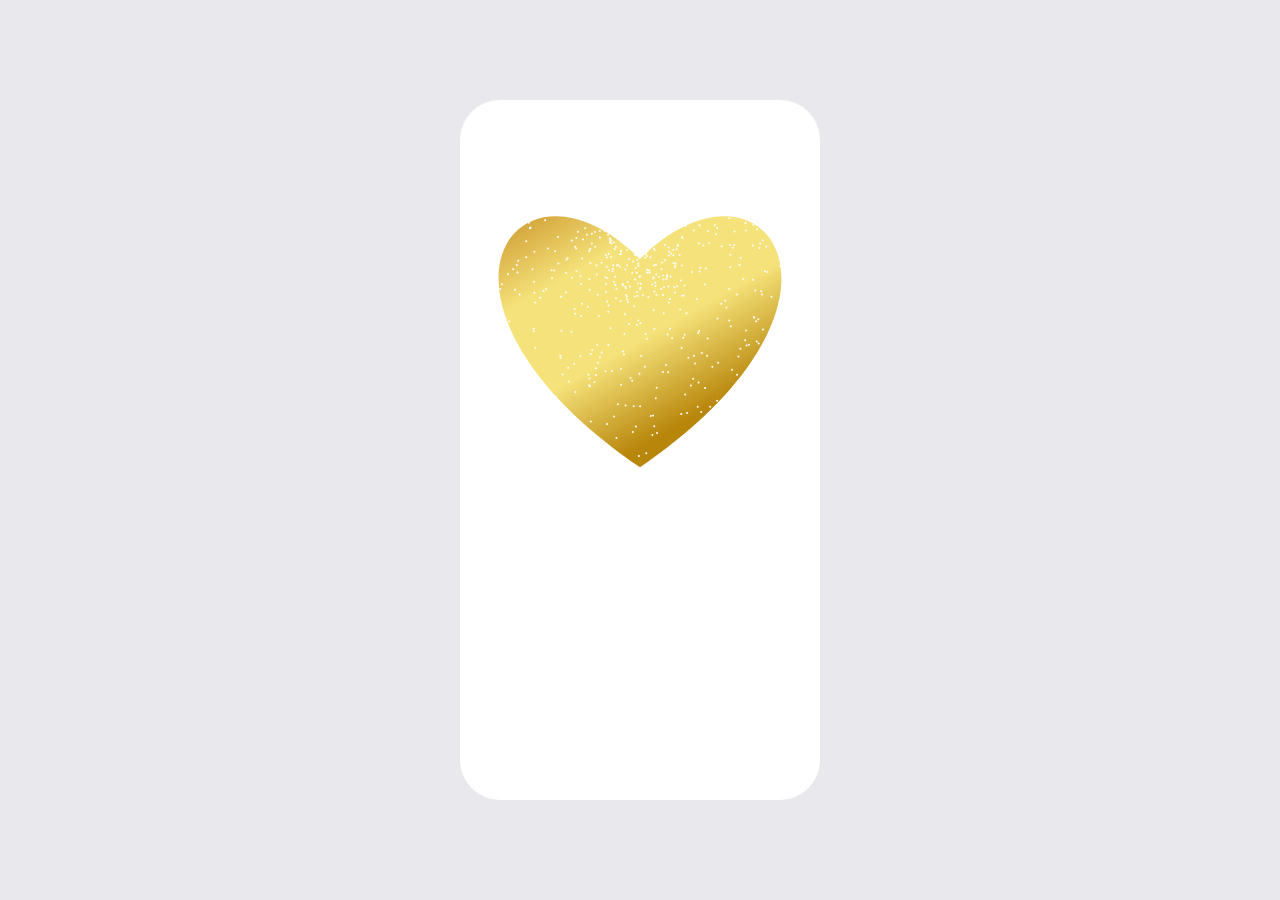
<file: t/index.html>
<!DOCTYPE html>
<html lang="hy">
<head>
<meta charset="UTF-8">
<meta name="viewport" content="width=device-width, initial-scale=1.0">
<title>Scratch Heart</title>

<style>
*{
    margin:0;
    padding:0;
    box-sizing:border-box;
}

body{
    height:100vh;
    display:flex;
    justify-content:center;
    align-items:center;
    background:#e9e9ed;
    font-family: "Segoe UI", sans-serif;
}

.container{
    width:360px;
    height:700px;
    background:#fff;
    border-radius:40px;
    text-align:center;
    padding-top:60px;
    position:relative;
    overflow:hidden;
}

.title{
    font-size:28px;
    letter-spacing:2px;
    margin-bottom:40px;

    background: linear-gradient(
        135deg,
        #b8860b 0%,
        #d4af37 40%,
        #f5e27a 60%,
        #c99228 100%
    );

    -webkit-background-clip: text;
    -webkit-text-fill-color: transparent;
}

.heart-wrapper{
    position:relative;
    width:350px;
    height:400px;
    margin:0 auto;
}

canvas{
    width:100%;
    height:100%;
    position:absolute;
    left:0;
    top:0;
    cursor:pointer;
}

.hidden-text{
    position:absolute;
    top:45%;
    left:50%;
    transform:translate(-50%,-50%);
    text-align:center;
    font-size:22px;
    letter-spacing:3px;
    color:#333;
}

.names{
    position:absolute;
    bottom:100px;
    width:100%;
    font-size:18px;
    color:#666;
    letter-spacing:2px;
}
.names p{
    font-size:14px; 
    margin-top: 25px;
    color: #d3d3d3;
}
</style>
</head>

<body>

<div class="container">

    <!-- <div class="title">
        ՀԱՐՍԱՆԵԿԱՆ ՀՐԱՎԻՐԱՏՈՄՍ
    </div> -->

    <div class="heart-wrapper">

        <div class="hidden-text">
            15.11.26 <br>
            <strong>SAVE<br>THE DATE</strong>
        </div>

        <canvas id="scratchCanvas"></canvas>

    </div>

    <!-- <div class="names">
        ԱՐԹՈՒՐ & ԼԻԼԻԹ
        <p>ՋՆՋԵՔ ՍԻՐՏԸ ⬆</p>
    </div> -->

</div>

<script>
const canvas = document.getElementById("scratchCanvas");
const ctx = canvas.getContext("2d");

let isDrawing = false;

function drawSparkles(x, y){

    let count = 700;

    for(let i = 0; i < count; i++){

        // ֆիքսված անկանոն անկյուն
        let angle = i * 2.399963; // golden angle ռադիաններով

        // անկանոն բայց հաստատուն ուժ
        let power = (i * i % 97) * 2;

        // աղավաղում deterministic
        let distortionX = Math.sin(i * 12.9898) * 30;
        let distortionY = Math.cos(i * 78.233) * 30;

        let sparkleX = x + Math.cos(angle) * power + distortionX;
        let sparkleY = y + Math.sin(angle) * power + distortionY;

        ctx.beginPath();
        ctx.arc(sparkleX, sparkleY, 1, 0, Math.PI * 2);

        ctx.fillStyle = "white";
        ctx.fill();
    }
}

/* ---------- Resize Canvas ---------- */
function resizeCanvas(){
    const rect = canvas.parentElement.getBoundingClientRect();

    canvas.width = rect.width;
    canvas.height = rect.height;

    drawHeart();
}

window.addEventListener("resize", resizeCanvas);
resizeCanvas();



/* ---------- Draw Heart ---------- */
function drawHeart(){

    ctx.clearRect(0,0,canvas.width,canvas.height);

    let w = canvas.width;
    let h = canvas.height;

    let gradient = ctx.createLinearGradient(120,0,w,h);
    // gradient.addColorStop(0.8, "#c99228");   // շատ բաց ոսկեգույն
    gradient.addColorStop(0.6, "#b8860b"); // gold
    gradient.addColorStop(0.4, "#f5e27a"); // gold
    gradient.addColorStop(0.2, "#f5e27a"); // gold
    gradient.addColorStop(0, "#c99228"); // խոր ոսկեգույն

    

    ctx.fillStyle = gradient;

    ctx.beginPath();

    let x = w / 2;
    let y = 220 * 0.45;
    let size = w * 0.35;

    ctx.moveTo(x, y);

    ctx.bezierCurveTo(
        x - size, y - size,
        x - size * 2, y + size / 3,
        x, y + size * 1.7
    );

    ctx.bezierCurveTo(
        x + size * 2, y + size / 3,
        x + size, y - size,
        x, y
    );

    ctx.fill();
    drawSparkles(x, y, size);
}

/* ---------- Scratch ---------- */
function scratch(x,y){
    ctx.globalCompositeOperation = "destination-out";

    ctx.beginPath();
    ctx.arc(x,y,20,0,Math.PI*2);
    ctx.fill();
}

/* ---------- Mouse ---------- */
canvas.addEventListener("mousedown", ()=> isDrawing = true);
canvas.addEventListener("mouseup", ()=> isDrawing = false);
canvas.addEventListener("mouseleave", ()=> isDrawing = false);

canvas.addEventListener("mousemove", function(e){
    if(!isDrawing) return;

    const rect = canvas.getBoundingClientRect();

    scratch(
        e.clientX - rect.left,
        e.clientY - rect.top
    );
});

/* ---------- Mobile Touch ---------- */
canvas.addEventListener("touchstart", function(e){
    e.preventDefault();
    isDrawing = true;
});

canvas.addEventListener("touchend", ()=> isDrawing = false);

canvas.addEventListener("touchmove", function(e){
    e.preventDefault();

    if(!isDrawing) return;

    const rect = canvas.getBoundingClientRect();
    const touch = e.touches[0];

    scratch(
        touch.clientX - rect.left,
        touch.clientY - rect.top
    );
});
</script>

</body>
</html>
</file>
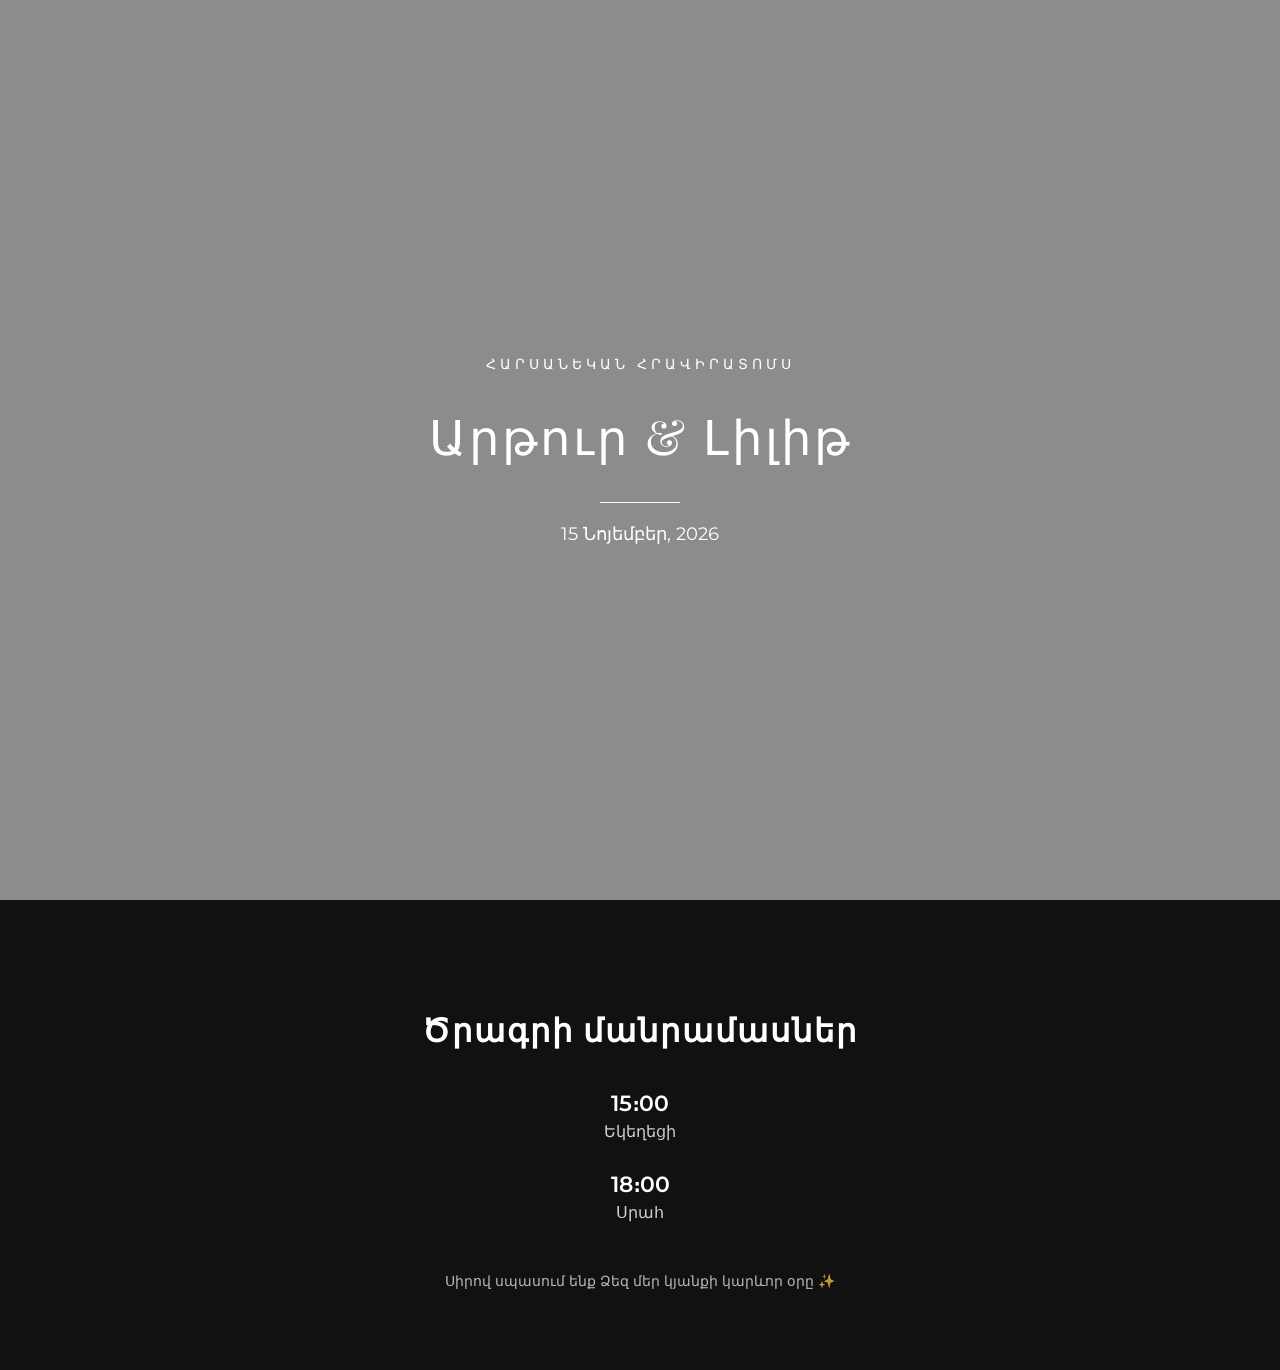
<file: index copy.html>
<!DOCTYPE html>
<html lang="hy">
<head>
<meta charset="UTF-8">
<meta name="viewport" content="width=device-width, initial-scale=1.0">
<title>Արթուր & Լիլիթ</title>

<link href="https://fonts.googleapis.com/css2?family=Montserrat:wght@300;400;600&family=Playfair+Display:wght@400;600&display=swap" rel="stylesheet">

<style>
* {
  box-sizing: border-box;
}

body {
  margin: 0;
  font-family: 'Montserrat', sans-serif;
  color: #fff;
}

/* HERO */
.hero {
  min-height: 100vh;
  background: url("https://images.unsplash.com/photo-1529634898324-4ce5b1a45f06") center/cover no-repeat;
  position: relative;
}

.hero::after {
  content: "";
  position: absolute;
  inset: 0;
  background: rgba(0,0,0,0.45);
}

.hero-content {
  position: relative;
  z-index: 2;
  min-height: 100vh;
  display: flex;
  flex-direction: column;
  justify-content: center;
  align-items: center;
  text-align: center;
  padding: 20px;
}

.names {
  font-family: 'Playfair Display', serif;
  font-size: 48px;
  letter-spacing: 3px;
  margin-bottom: 15px;
}

.line {
  width: 80px;
  height: 1px;
  background: #fff;
  margin: 20px 0;
}

.subtitle {
  font-size: 14px;
  letter-spacing: 4px;
  text-transform: uppercase;
  margin-bottom: 30px;
}

.date {
  font-size: 18px;
}

/* SECTION */
.section {
  background: #111;
  padding: 80px 20px;
  text-align: center;
}

.section h2 {
  font-family: 'Playfair Display', serif;
  font-size: 32px;
  margin-bottom: 40px;
  letter-spacing: 2px;
}

.event {
  margin-bottom: 30px;
}

.time {
  font-size: 22px;
  font-weight: 600;
}

.place {
  font-size: 16px;
  opacity: 0.8;
  margin-top: 5px;
}

.footer {
  font-size: 14px;
  opacity: 0.7;
  margin-top: 50px;
}

@media (max-width: 600px) {
  .names {
    font-size: 36px;
  }
}
</style>
</head>

<body>

<!-- HERO -->
<section class="hero">
  <div class="hero-content">
    <div class="subtitle">Հարսանեկան հրավիրատոմս</div>
    <div class="names">Արթուր & Լիլիթ</div>
    <div class="line"></div>
    <div class="date">15 Նոյեմբեր, 2026</div>
  </div>
</section>

<!-- DETAILS -->
<section class="section">
  <h2>Ծրագրի մանրամասներ</h2>

  <div class="event">
    <div class="time">15։00</div>
    <div class="place">Եկեղեցի</div>
  </div>

  <div class="event">
    <div class="time">18։00</div>
    <div class="place">Սրահ</div>
  </div>

  <div class="footer">
    Սիրով սպասում ենք Ձեզ մեր կյանքի կարևոր օրը ✨
  </div>
</section>

</body>
</html>
</file>
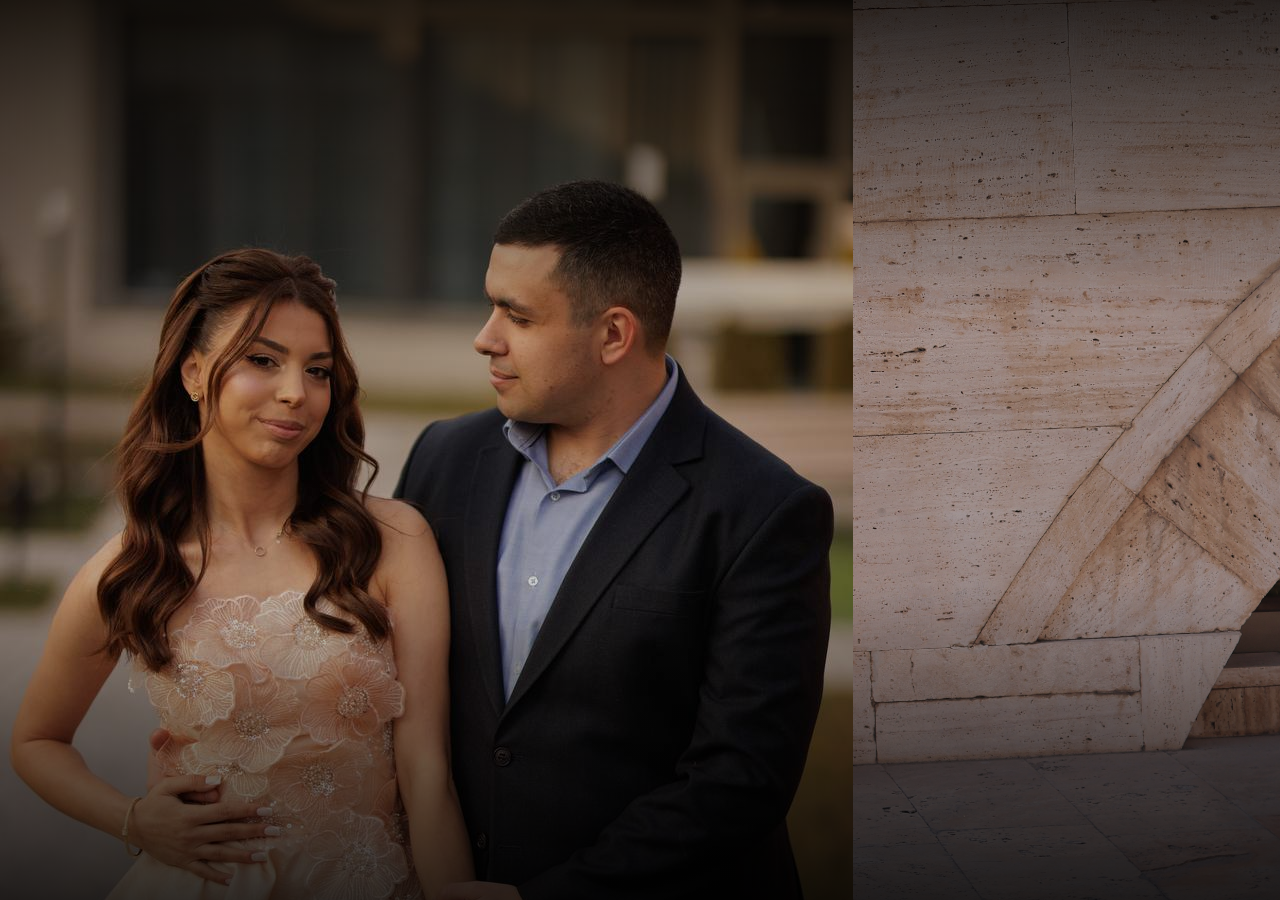
<file: new.html>
<!DOCTYPE html>
<html lang="hy">
    <head>
        <meta charset="UTF-8">
        <meta name="viewport" content="width=device-width, initial-scale=1.0">
        <title>Scratch Heart</title>
        
        <link rel="stylesheet" href="style.css">
    </head>
    <body>
        <div class="main-content"> 
            <!-- section 1 -->
            <section id="section1" class="section1">
                <img src="./img10.jpg" alt="">
            </section>

        </div>
    </body>
</html>
</file>
<file: style.css>
@font-face {
    font-family: "ArmenianDecorativeU";
    src: url("font/ArmenianDecorativeU-RegularItalic.ttf") format("truetype");
    font-weight: normal;
    font-style: normal;
    font-display: swap;
    /* font-family: "ArmenianDecorativeU", sans-serif; */
}

@font-face {
    font-family: "SloopScriptMediumOne";
    src: url("font/SloopScriptMediumOne-Regular.ttf") format("truetype");
    font-weight: normal;
    font-style: normal;
    font-display: swap;
}

@font-face {
    font-family: "Montserratarm";
    src: url("font/Montserratarm-Regular.otf") format("opentype");
    font-weight: normal;
    font-style: normal;
    font-display: swap;
}

@font-face {
    font-family: "AbrilFatface";
    src: url("font/AbrilFatface-Regular.ttf") format("truetype");
    font-weight: normal;
    font-style: normal;
    font-display: swap;
}

@font-face {
    font-family: "YesevaOne";
    src: url("font/YesevaOne-Regular.ttf") format("truetype");
    font-weight: normal;
    font-style: normal;
    font-display: swap;
}

@font-face {
    font-family: "NotoSansArmenian_ExtraCondensed";
    src: url("font/NotoSansArmenian_ExtraCondensed-Regular.ttf") format("truetype");
    font-weight: normal;
    font-style: normal;
    font-display: swap;
}

* {
    box-sizing: border-box;
}

html,
body{
    margin: 0;
    padding: 0;
    box-sizing: border-box;
}

.section1 {
    position: relative;
    width: 100%;
    height: calc(var(--vh, 1vh) * 100);
    color: white;
    overflow: hidden;
    background: url("Artur_Lilit.jpg") center center / cover no-repeat;
}

.section1::after {
    content: "";
    position: absolute;
    inset: 0;
    z-index: 1;
    background: linear-gradient(180deg, rgb(0 0 0 / 80%) 0%, rgb(0 0 0 / 20%) 35%, rgb(0 0 0 / 20%) 65%, rgba(0, 0, 0, 0.8) 100%);
}

.section1_content {
    position: absolute;
    inset: 0;
    display: flex;
    flex-direction: column;
    align-items: center;
    color: white;
    z-index: 10;
}

.couple_names {
    margin-top: 3.75rem;
    display: flex;
    align-items: center;
    gap: 14px;
    font-family: "ArmenianDecorativeU", sans-serif;
    font-weight: 500;
    opacity: 0;
    animation: textAppear 1.2s ease-out 0.2s forwards;
    font-size: 3rem;
    text-align: center;
    line-height: 1.25;
}

.heart-line {
    margin-top: 1.25rem;
    display: flex;
    align-items: center;
    gap: 10px;
    opacity: 0;
    animation: textAppear 1s ease-out 0.6s forwards;
}

.heart-line span {
    width: 55px;
    height: 1px;
    background: rgb(166 161 161);
}

.heart-line i {
    font-size: 21px;
    font-style: normal;
    color: #ddd;
}

.section1__footer {
    position: absolute;
    bottom: 3.75rem;
    left: 50%;
    transform: translateX(-50%);
    z-index: 2;
    display: flex;
    flex-direction: column;
    gap: 1.25rem;
}

.section1__footer p {
    margin: 0;
}

.save-date {
    font-size: 4rem;
    text-align: center;
    line-height: 4.375rem;
    /* transform: translateY(-50%) scale(0.25); */
    font-family: "SloopScriptMediumOne", sans-serif;
    font-style: italic;
    white-space: nowrap;
    opacity: 0;
    animation: saveDateAnimation 1.4s cubic-bezier(.17,.67,.25,1.25) 0.8s forwards;
}

.section1__date {
    display: flex;
    align-items: center;
    justify-content: center;
    gap: 0.875rem;
    font-family: "YesevaOne", sans-serif;
    opacity: 0;
    animation: dateAnimation 1.4s cubic-bezier(.17,.67,.25,1.25) 1s forwards;
}

.section1__month, .section1__year {
    width: 8.75rem;
    padding: 0.3125rem 0;
    border-top: 1px solid #f9ecec66;
    border-bottom: 1px solid #f9ecec66;
    font-family: "AbrilFatface", sans-serif;
}

.section1__month p , .section1__year p {
    font-size: 2.25rem;
    text-align: center;
    line-height: 3rem;
    font-family: "AbrilFatface", sans-serif;
}

.section1__day {
    font-size: 5rem;
    line-height: 5rem;
}

@keyframes textAppear {
    0% {
        opacity: 0;
        transform: scale(0.5);
    }
    60% {
        opacity: 1;
        transform: scale(1.08);
    }
    100% {
        opacity: 1;
        transform: scale(1);
    }
}


@keyframes saveDateAnimation {
    0% {
        opacity: 0;
        transform: scale(0.2);
    }
    60% {
        opacity: 1;
        transform: scale(1.12);
    }
    80% {
        transform: scale(0.96);
    }
    100% {
        opacity: 1;
        transform: scale(1);
    }
}


@keyframes dateAnimation {
    0% {
        opacity: 0;
        transform: scale(0.2);
    }
    60% {
        opacity: 1;
        transform: scale(1.12);
    }
    80% {
        transform: scale(0.96);
    }
    100% {
        opacity: 1;
        transform: scale(1);
    }
}


/* =========================
   SECTION 2
========================= */

.section2 {
    position: relative;
    width: 100%;
    padding: 60px 0;
    background:
      radial-gradient(
          ellipse at 50% 20%,
          rgba(255, 255, 255, 0.95) 0%,
          rgba(247, 245, 238, 0.92) 45%,
          rgba(239, 237, 228, 0.88) 100%
      );
    overflow: hidden;
    display: flex;
    justify-content: center;
}

.section2__content, .section4__content {
    width: 100%;
    max-width: 650px;
    display: flex;
    flex-direction: column;
    align-items: center;
    padding-top: 0.5rem;
}

.section4__content {
    padding-top: 60px;
}

.section2__title, .section4__title {
    margin: 0;
    font-family: "YesevaOne", serif;
    font-size: 2rem;
    font-weight: 400;
    line-height: 1.3;
    text-align: center;
    color: #302117;
}

.animate-on-scroll {
    opacity: 0;
}

.section2__title.show{
    animation: textAppear 1.2s ease-out 0.2s forwards;
}

.section2__calendar-title.show{
    animation: textAppear 1.2s ease-out 0.4s forwards;
}

/* .section2__text {
    max-width: 500px;
    margin: 1.7rem 0 0;
    font-family: "YesevaOne", sans-serif;
    font-size: 1.2rem;
    font-weight: normal;
    line-height: 1.7;
    text-align: center;
    color: #444;
} */

.section2__text,
.section4__text {
    width: 100%;
    max-width: 400px;
    margin: 25px 0 0;
    font-family: "Montserrat", sans-serif;
    font-size: 1rem;
    font-weight: 400;
    line-height: 1.9;
    text-align: center;
    color: #66584d;
}

.section2__calendar {
    margin-top: 3.1rem;
    display: flex;
    flex-direction: column;
    align-items: center;
}

.section2__calendar-title {
    font-family: "YesevaOne", serif;
    font-size: 1.85rem;
    line-height: 1.2;
    color: #333;
    margin-top: 1.5rem;
    margin-bottom: 1rem;
}

.section2__days {
    display: flex;
    align-items: center;
    justify-content: center;
    /* gap: 0.85rem; */
    gap: 1.3rem;
}

.w-45 {
    width: 45px;
    height: 45px;
    font-size: 1.2rem;
    border: 1px solid #ded9d57d;
}

.w-50 {
    width: 50px;
    height: 50px;
    font-size: 1.4rem;
    border: 1px solid #ded9d5;
}

.section2__days > span {
    position: relative;
    display: flex;
    align-items: center;
    justify-content: center;
    border-radius: 3px;
    color: #777;
    font-family: "YesevaOne", sans-serif;
}

.section2__days .active {
    width: 54px;
    height: 61px;
    position: relative;
    display: flex;
    align-items: center;
    justify-content: center;
    border: none;
}

.section2__days .active svg {
    position: absolute;
    width: 65px;
    height: 75px;
    top: -6px;
    left: -6px;
    fill: #C0B0A0;
}

.section2__days .active b {
    position: relative;
    z-index: 2;
    color: #fff;
    font-size: 1.7rem;
    font-weight: normal;
}

.section2__image-wrapper {
    position: relative;
    width: 300px;
    height: 410px;
    margin-top: 4.8rem;
}

.section2__image-back {
    position: absolute;
    width: 270px;
    height: 370px;
    top: 7px;
    left: 14px;
    background: #8a8c8a57;
    border-radius: 12px;
    /* transform: rotate(-15deg); */
    opacity: 0;
}

.section2__image-back.show {
    animation: rotateAppear 1.2s ease-out 0.6s forwards;
}

@keyframes rotateAppear {
    from {
        opacity: 0;
        transform: rotate(10deg) scale(0.95);
    }

    70% {
        transform: rotate(-18deg) scale(1.02);
    }

    to {
        opacity: 1;
        transform: rotate(-15deg) scale(1);
    }
}



.section2__image {
    position: absolute;
    width: 300px;
    height: 370px;
    top: 10px;
    left: 0;
    object-fit: cover;
    border-radius: 14px;
    display: block;
    opacity: 0;
}

.section2__image.show {
    animation: rotateReversAppear 1.2s ease-out forwards;
}

@keyframes rotateReversAppear {
    from {
        opacity: 0;
        transform: rotate(-8deg) scale(0.95);
    }

    70% {
        transform: rotate(-4deg) scale(1.02);
    }

    to {
        opacity: 1;
        transform: rotate(0deg) scale(1);
    }
}

/* =========================
   SECTION 3
========================= */

/* =========================
   STICKY
========================= */
.car-sticky {
    position: sticky;
    top: 0;
    width: 100%;
    /* hetberel */
    /* height: 100vh; */
    overflow: hidden;
    background: #C0B0A0;
    color: #f2f2f2;
}
/* =========================
   TEXT
========================= */
.car-content {
    /* position: absolute;
    left: 50%;
    top: 50%;
    transform: translate(-50%, -50%);
    z-index: 1;
    text-align: center; */
    display: flex;
    justify-content: center;
    flex-direction: column;
    align-content: center;
    align-items: center;
    margin: 40px auto;
}
.car-content h1 {
    font-size: 48px;
    line-height: 1.2;
    margin-bottom: 10px;
    color: #F8F5F0;
    font-family: "NotoSansArmenian_ExtraCondensed", sans-serif;
}
.subtitle {
    font-size: 20px;
    margin-bottom: 30px;
    font-family: "ArmenianDecorativeU", sans-serif;
}
/* =========================
   EVENT
========================= */
.event {
    display: flex;
    flex-direction: column;
    align-items: center;
    align-content: center;
    text-align: center;
    margin: 20px 0px;
}
.heart {
    font-size: 25px;
    color: #B88A3B;
}
.event_image {
    width: 100px;
    height: auto;
    margin: 12px auto 8px;
    display: block;
}
.church_image, .location_image {
    width: 350px;
}
.time {
  display: block;
  font-weight: bold;
  font-size: 1.5rem; 
  margin: 5px 0;
}
.event h2 {
  font-size: 30px;
  margin-bottom: 12px;
  font-family: "ArmenianDecorativeU", sans-serif;
}
.event p {
    font-size: 17px;
    line-height: 1.7;
    color: #f2f2f2;
    margin: 5px;
}
.event a {
    color: #f2f2f2;
}
.btn_map {
    width: 200px; 
    height: 50px; 
    background-color: black; 
    color: white; 
    border-radius: 30px; 
    font-size: 1rem; 
    margin:10px 0;
}
/* =========================
   CAR
========================= */
.car {
  position: absolute;
  width: 510px;
  left: 50%;
  top: 50%;
  z-index: 10;
  will-change: transform;
  transform: translate3d(-50%, -50%, 0);
  pointer-events: none;
  backface-visibility: hidden;
  -webkit-backface-visibility: hidden;
}

/* section 4 */
.section4 {
    position: relative;
    width: 100%;
    background:
      radial-gradient(
          ellipse at 50% 20%,
          rgba(255, 255, 255, 0.95) 0%,
          rgba(247, 245, 238, 0.92) 45%,
          rgba(239, 237, 228, 0.88) 100%
      );
    overflow: hidden;
    display: flex;
    justify-content: center;
    /* padding: 80px 20px 50px; */
}


/* թեթև ֆոնային texture */
/* .section4::before {
    content: "";
    position: absolute;
    inset: 0;
    background:
        radial-gradient(
            ellipse at 20% 30%,
            rgba(255,255,255,.7),
            transparent 35%
        ),
        radial-gradient(
            ellipse at 80% 65%,
            rgba(255,255,255,.65),
            transparent 40%
        );
    pointer-events: none;
} */

.countdown-section {
    width: 100%;
    margin-bottom: 50px;
    display: flex;
    flex-direction: column;
    align-items: center;
    opacity: 0;
    transform: translateY(80px);
}



.countdown-title {
    margin-bottom: 30px;
    font-family: "Montserrat", sans-serif;
    font-size: 1.3rem;
    font-weight: 500;
    letter-spacing: 2px;
    text-align: center;
    color: #66584a;
}

.countdown {
    display: flex;
    justify-content: center;
    align-items: flex-start;
    gap: 10px;
}

.count-item {
    min-width: 55px;
    display: flex;
    flex-direction: column;
    align-items: center;
}

.count-item span {
    display: block;
    font-family: "Montserrat", sans-serif;
    font-size: 3.8rem;
    font-weight: 400;
    line-height: 1;
    color: #30251c;
    text-align: center;
}

.count-item small {
    margin-top: 12px;
    font-family: "Montserrat", sans-serif;
    font-size: 1.2rem;
    font-weight: 500;
    letter-spacing: 1px;
    color: #958778;
    text-align: center;
}

.separator { 
    font-family: "Montserrat", sans-serif;
    font-size: 3rem;
    font-weight: 300;
    line-height: 1;
    margin-top: 5px;
    color: #b8914b;
}

.invitation-section {
    width: 100%;
    margin-bottom: 20px;
    display: flex;
    flex-direction: column;
    align-items: center;
    opacity: 0;
    transform: translateY(80px);
}

.invitation-section.show,
.countdown-section.show {
    opacity: 1;
    transform: translateY(80px);
    animation: textFromBottom 1.2s ease-out forwards;
    animation-delay: 0.3s;
}

@keyframes textFromBottom {
    from {
        opacity: 0;
        transform: translateY(80px);
    }

    to {
        opacity: 1;
        transform: translateY(0);
    }
}

.section4__ornament {
    margin-bottom: 35px;
    font-family: "YesevaOne", serif;
    font-size: 20px;
    color: #b8914b;
    letter-spacing: 8px;
}

/* .section4__text {
    width: 100%;
    max-width: 400px;
    margin: 25px 0 0;
    font-family: "Montserrat", sans-serif;
    font-size: 1rem;
    font-weight: 400;
    line-height: 1.9;
    text-align: center;
    color: #66584d;
} */


.icon {
    width: 125px;
    height: auto;
}

.section4__divider {
    width: 100%;
    max-width: 400px;
    display: flex;
    align-items: center;
    justify-content: center;
    gap: 15px;
    margin: 0 auto 55px;
}

.section4__divider span {
    width: 100%;
    height: 1px;
    background: rgba(184, 145, 75, 0.4);
}

.section4__divider b {
    font-family: serif;
    font-size: 22px;
    font-weight: 400;
    color: #b8914b;
}

.rsvp-section {
    max-width: 500px;
}

.weddingImg {
    width: 100%;
    max-width: 500px; 
    border-radius: 26px;
    margin-bottom: 50px;
}

.invitation-section h2,
.rsvp-section h2 {
    margin: 0 0 17px;
    font-family: "Yeseva One", serif;
    font-size: 2.8rem;
    font-weight: 400;
    color: #302117;
}


.invitation-section p {
    margin: 0 auto 20px;
    font-family: "Montserrat", sans-serif;
    font-size: 1rem;
    font-weight: 500;
    line-height: 1.65;
    color: #443a30;
}


.ornament {
    margin: 36px auto 0;
    font-family: serif;
    font-size: 27px;
    color: #b8914b;
    transform: scaleX(1.4);
}

/* =========================
   RSVP
========================= */

.rsvp-section {
    width: 100%;
    max-width: 500px;
    text-align: left;
}


.rsvp-section h2 {
    margin: 0 0 18px;
    font-family: "YesevaOne", serif;
    font-size: 36px;
    font-weight: 400;
    line-height: 1.3;
    text-align: center;
    color: #302117;
} 

.rsvp-subtitle {
    margin: 0 0 48px;
    font-family: "Montserrat", sans-serif;
    font-size: 1.3rem;
    font-weight: 400;
    line-height: 1.8;
    text-align: center;
    color: #66584d;
}


.rsvp-subtitle strong {
    font-weight: 600;
    color: #302117;
}


.form-group {
    margin-bottom: 30px;
}

.form-group > label:first-child {
    display: block;
    margin-bottom: 13px;
    font-family: "Montserrat", sans-serif;
    font-size: 1.2rem;
    font-weight: 500;
    line-height: 1.6;
    color: #4a4036;
}

.form-group input[type="text"] {
    width: 100%;
    height: 38px;
    padding: 5px 0;
    border: none;
    border-bottom: 1px solid #b9afa2;
    background: transparent;
    outline: none;
    font-family: "Montserrat", sans-serif;
    font-size: 1.2rem;
    color: #33281f;
    transition: border-color .25s ease;
}

.form-group input[type="text"]:focus {
    border-bottom-color: #b8914b;
}

.checkbox-label,
.radio-label {
    display: flex;
    align-items: center;
    gap: 10px;
    margin-bottom: 12px;
    font-family: "Montserrat", sans-serif;
    font-size: 1.1rem;
    color: #66584d;
    cursor: pointer;
}


.checkbox-label input,
.radio-label input {
    appearance: none;
    width: 15px;
    height: 15px;
    flex-shrink: 0;
    margin: 0;
    border: 1px solid #b9afa2;
    border-radius: 2px;
    background: transparent;
    cursor: pointer;
    position: relative;
}

.radio-label input {
    border-radius: 50%;
}


.checkbox-label input:checked,
.radio-label input:checked {
    border-color: #b8914b;
}

.checkbox-label input:checked::after {
    content: "";
    position: absolute;
    width: 7px;
    height: 7px;
    top: 3px;
    left: 3px;
    background: #b8914b;
    border-radius: 1px;
}

.radio-label input:checked::after {
    content: "";
    position: absolute;
    width: 7px;
    height: 7px;
    top: 3px;
    left: 3px;
    background: #b8914b;
    border-radius: 50%;
}

.submit-btn {
    display: block;
    width: 200px;
    height: 50px;
    margin: 45px auto 20px;
    border: 1px solid #b8914b;
    border-radius: 30px;
    background: #b8914b;
    color: #fff;
    font-family: "Montserrat", sans-serif;
    font-size: 1rem;
    font-weight: 500;
    letter-spacing: 1px;
    cursor: pointer;
    transition: all .3s ease;
}


.submit-btn:hover {
    background: #a98140;
    border-color: #a98140;
    transform: translateY(-2px);
}


.submit-btn:active {
    transform: translateY(0);
}


/* =========================
   BOTTOM ORNAMENT
========================= */

.bottom-ornament {
    width: 100%;
    display: flex;
    align-items: center;
    justify-content: center;
    gap: 15px;
    margin-top: 40px; 
}


.wedding-title {
    font-family: "SloopScriptMediumOne", cursive;
    font-weight: 400;
    line-height: 1.15;
    text-align: center;
    color: #000;
    letter-spacing: 1px;
    text-shadow: 0 1px 2px rgba(0, 0, 0, 0.15);
    margin: 65px 0 40px;
}

.wedding-title .first-line {
    font-size: 2.6rem;
}

.wedding-title .second-line {
    font-size: 2.4rem;
    margin-top: 5px;
}

/* music */
.music-button {
    position: fixed;
    right: 20px;
    bottom: 20px;
    width: 50px;
    height: 50px;
    border: none;
    border-radius: 50%;
    background: #c59a52;
    color: #fff;
    font-size: 22px;
    cursor: pointer;
    z-index: 9999;
}


@media (max-width: 768px) {
    /* section 1 */
    .section1 {
        background-image: url("Artur_Lilit(1).jpg");
    }

    /* section 3*/
    .welcome-section {
        padding-top: 60px;
    }
    .welcome-title {
        font-size: 30px;
    }
    .welcome-text {
        font-size: 16px;
    }
    .welcome-image {
        width: 80%;
    }
    .welcome-date {
        font-size: 21px;
        margin-top: 70px;
    }
    .car-content h1 {
        font-size: 38px;
    }
    .subtitle {
        font-size: 16px;
    }
    .event h2 {
        font-size: 23px;
    }
    .event p {
        font-size: 15px;
    }
    .church_image, .location_image {
        width: 235px;
    }
    .car {
        width: 435px;
        max-width: 85vw;
        left: 50%;
        top: 50%;
    }
    /* section4 */

    .count-item {
        min-width: 52px;
    }

    .count-item span {
        font-size: 3.2rem;
    }

    .count-item small {
        margin-top: 10px;
        font-size: 1rem;
        letter-spacing: 0.5px;
    }

    .separator {
        font-size: 3rem;
        margin-top: 4px;
    }

    .wedding-title .first-line {
        font-size: 2.4rem;
    }

    .wedding-title .second-line {
        font-size: 2.2rem;
    }

    .music-button {
        right: 15px;
        bottom: 15px;
        width: 45px;
        height: 45px;
        font-size: 20px;
        display: flex;
        justify-content: center;
        align-items: center;
    }

    .weddingImg {
        max-width: 300px;
    }
}

@media (max-width: 500px) {
    /* section 1 */
    .couple_names {
        font-size: 2.25rem;
    }

    .save-date {
        font-size: 3rem;
        line-height: 3.75rem;
    }

    .section1__month, .section1__year {
        width: 6.5rem;
    }

    .section1__month p, .section1__year p {
        font-size: 1.5rem;
        line-height: 1.5;
    }

    .section1__day {
        font-size: 4rem;
        line-height: 4rem;
    }

    /* section 2 */
    .section2__title{
        font-size: 1.45rem;
    }

    .section2__text, .section4__text {
        width: 290px;
        font-size: 0.9rem;
    }

    .section2__calendar {
        margin-top: 2.5rem;
    }

    .section2__calendar-title {
        font-size: 1.5rem;
    }

    .section2__image-wrapper {
        margin-top: 3.8rem;
        width: 250px;
    }

    .section2__image-back {
        width: 220px;
        height: 320px;
    }

    .section2__image {
        width: 250px;
        height: 320px;
    }

    .w-35 {
        font-size: 0.9rem;
    }

    .w-40 {
        font-size: 1.1rem;
    }

    .section2__days .active b {
        font-size: 1.4rem;
    }

    /* section 3*/
    .car {
        width: 470px;
        max-width: 470px;
        top: 38%;
    }

     /* section 4*/
    .countdown-title {
        font-size: 1.1rem;
    }

    .rsvp-section {
        max-width: 320px;
    }

    .rsvp-subtitle {
        font-size: 1.1rem;
    }

    .icon {
        width: 100px;
    }

    .invitation-section h2, .rsvp-section h2 {
        font-size: 2.2rem;
    }

    .form-group > label:first-child {
        font-size: 1.1rem;
    }

    /* section 4 */

    .count-item {
        min-width: 45px;
    }

    .count-item span {
        font-size: 2.4rem;
    }

    .count-item small {
        margin-top: 8px;
        font-size: 0.8rem;
        letter-spacing: 0;
    }

    .separator {
        font-size: 2.4rem;
        margin-top: 2px;
    }

    .countdown-section {
        margin-bottom: 40px;
    }

    .section4__ornament {
        margin-bottom: 25px;
    }

    .wedding-title .first-line {
        font-size: 2.2rem;
    }

    .wedding-title .second-line {
        font-size: 2rem;
    }
}
</file>
